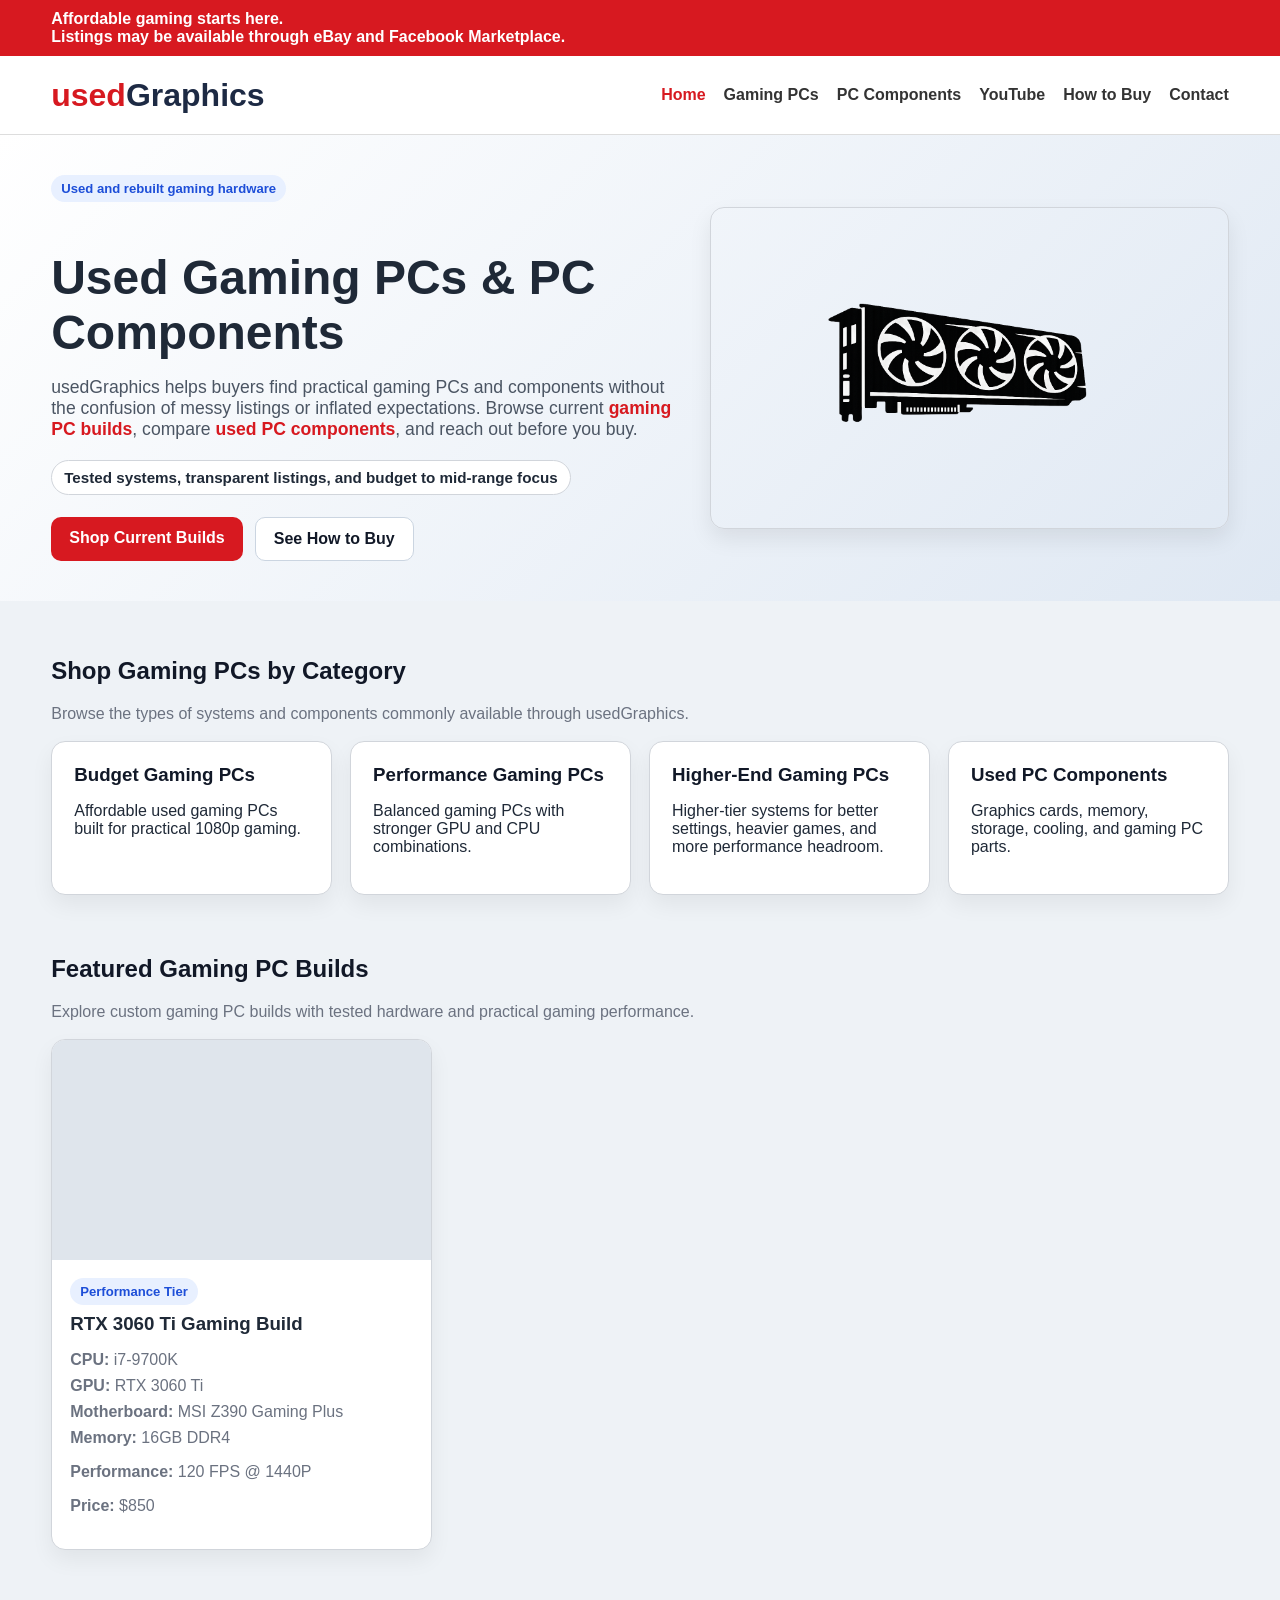
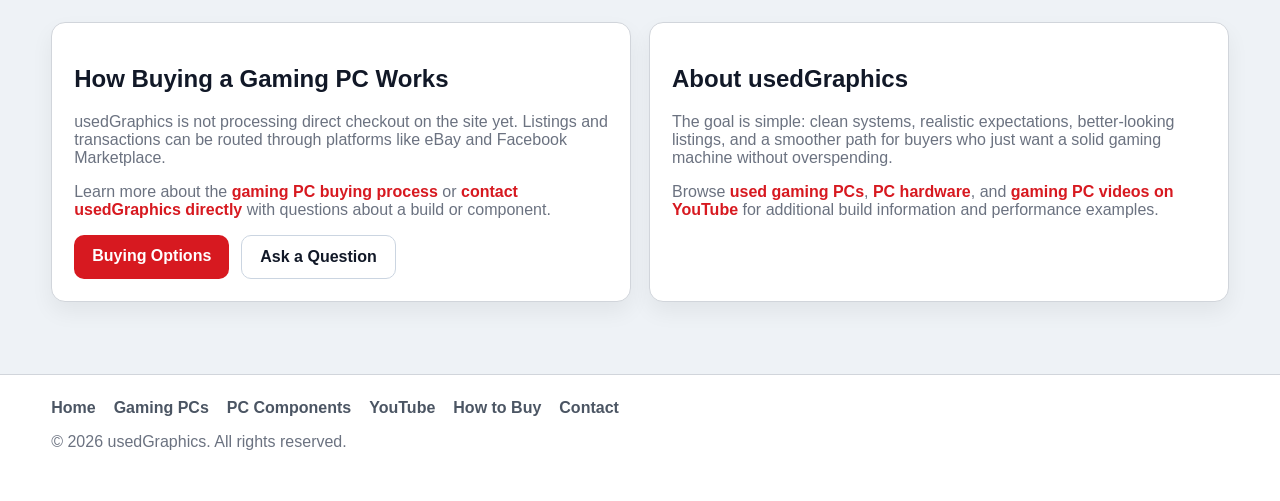
<file: index.html>
<!doctype html>
<html lang="en">
  <head>
    <meta charset="UTF-8" />

    <meta name="viewport" content="width=device-width, initial-scale=1.0" />

    <title>Used Gaming PCs & PC Components | usedGraphics</title>

    <meta
      name="description"
      content="Shop affordable used gaming PCs, custom PC builds, and tested PC components from usedGraphics. Browse budget, mid-range, and performance gaming systems with honest pricing."
    />

    <meta name="theme-color" content="#d71920" />

    <link rel="preload" href="css/style.css" as="style" />

    <link rel="stylesheet" href="css/style.css" />

    <link rel="preconnect" href="https://fonts.googleapis.com" />

    <link rel="dns-prefetch" href="https://www.youtube.com" />

    <link
      rel="icon"
      type="image/png"
      href="images/logos/usedGraphics_logo_favicon.png"
    />

    <script type="application/ld+json">
      {
        "@context": "https://schema.org",
        "@graph": [
          {
            "@type": "Organization",
            "@id": "https://usedgraphics.com/#organization",
            "name": "usedGraphics",
            "url": "https://usedgraphics.com/",
            "logo": "https://usedgraphics.com/images/logos/usedGraphics_logo.png",
            "description": "usedGraphics sells affordable used gaming PCs, custom PC builds, and tested PC components."
          },
          {
            "@type": "WebSite",
            "@id": "https://usedgraphics.com/#website",
            "name": "usedGraphics",
            "url": "https://usedgraphics.com/",
            "publisher": {
              "@id": "https://usedgraphics.com/#organization"
            }
          },
          {
            "@type": "Store",
            "@id": "https://usedgraphics.com/#store",
            "name": "usedGraphics",
            "url": "https://usedgraphics.com/",
            "description": "Affordable used gaming PCs, custom PC builds, and tested PC components.",
            "image": "https://usedgraphics.com/images/logos/usedGraphics_logo.png",
            "brand": {
              "@id": "https://usedgraphics.com/#organization"
            },
            "sameAs": ["https://www.youtube.com/@BigestKnob"]
          }
        ]
      }
    </script>
  </head>

  <body>
    <div class="topbar">
      <div class="container">
        <div>Affordable gaming starts here.</div>

        <div>
          Listings may be available through eBay and Facebook Marketplace.
        </div>
      </div>
    </div>

    <header>
      <div class="container navbar">
        <div class="logo">used<span>Graphics</span></div>

        <nav class="nav-links">
          <a href="index.html" class="active">Home</a>
          <a href="builds.html">Gaming PCs</a>
          <a href="components.html">PC Components</a>
          <a href="youtube.html">YouTube</a>
          <a href="how-to-buy.html">How to Buy</a>
          <a href="contact.html">Contact</a>
        </nav>
      </div>
    </header>

    <main>
      <section class="hero">
        <div class="container hero-wrap">
          <div class="hero-copy">
            <div class="eyebrow">Used and rebuilt gaming hardware</div>

            <h1>Used Gaming PCs & PC Components</h1>

            <p>
              usedGraphics helps buyers find practical gaming PCs and components
              without the confusion of messy listings or inflated expectations.
              Browse current <a href="builds.html">gaming PC builds</a>, compare
              <a href="components.html">used PC components</a>, and reach out
              before you buy.
            </p>

            <div class="hero-badges">
              <div class="badge">
                Tested systems, transparent listings, and budget to mid-range
                focus
              </div>
            </div>

            <div class="button-row">
              <a class="btn btn-primary" href="builds.html">
                Shop Current Builds
              </a>

              <a class="btn btn-secondary" href="how-to-buy.html">
                See How to Buy
              </a>
            </div>
          </div>

          <div class="hero-card hero-logo-card">
            <img
              src="images/logos/usedGraphics_logo.png"
              alt="usedGraphics logo for used gaming PCs and PC components"
              class="hero-logo"
              width="600"
              height="600"
              fetchpriority="high"
              decoding="async"
              loading="lazy"
              decoding="async"
            />
          </div>
        </div>
      </section>

      <section class="section">
        <div class="container">
          <div class="section-header">
            <h2>Shop Gaming PCs by Category</h2>

            <p>
              Browse the types of systems and components commonly available
              through usedGraphics.
            </p>
          </div>

          <div class="grid grid-4">
            <a
              class="category-card category-link"
              href="builds.html?tier=Budget%20Tier"
            >
              <h3>Budget Gaming PCs</h3>

              <p>
                Affordable used gaming PCs built for practical 1080p gaming.
              </p>
            </a>

            <a
              class="category-card category-link"
              href="builds.html?tier=Performance%20Tier"
            >
              <h3>Performance Gaming PCs</h3>

              <p>Balanced gaming PCs with stronger GPU and CPU combinations.</p>
            </a>

            <a
              class="category-card category-link"
              href="builds.html?tier=Higher-End%20Tier"
            >
              <h3>Higher-End Gaming PCs</h3>

              <p>
                Higher-tier systems for better settings, heavier games, and more
                performance headroom.
              </p>
            </a>

            <a class="category-card category-link" href="components.html">
              <h3>Used PC Components</h3>

              <p>
                Graphics cards, memory, storage, cooling, and gaming PC parts.
              </p>
            </a>
          </div>
        </div>
      </section>

      <section class="section featured-builds-section">
        <div class="container">
          <div class="section-header">
            <h2>Featured Gaming PC Builds</h2>

            <p>
              Explore custom gaming PC builds with tested hardware and practical
              gaming performance.
            </p>
          </div>

          <div id="home-builds-container" class="grid grid-3"></div>
        </div>
      </section>

      <section class="section">
        <div class="container grid grid-2">
          <div class="info-card">
            <h2 class="panel-title">How Buying a Gaming PC Works</h2>

            <p>
              usedGraphics is not processing direct checkout on the site yet.
              Listings and transactions can be routed through platforms like
              eBay and Facebook Marketplace.
            </p>

            <p>
              Learn more about the
              <a href="how-to-buy.html">gaming PC buying process</a>
              or <a href="contact.html">contact usedGraphics directly</a> with
              questions about a build or component.
            </p>

            <div class="button-row" style="margin-top: 16px">
              <a class="btn btn-primary" href="how-to-buy.html">
                Buying Options
              </a>

              <a class="btn btn-secondary" href="contact.html">
                Ask a Question
              </a>
            </div>
          </div>

          <div class="info-card">
            <h2 class="panel-title">About usedGraphics</h2>

            <p>
              The goal is simple: clean systems, realistic expectations,
              better-looking listings, and a smoother path for buyers who just
              want a solid gaming machine without overspending.
            </p>

            <p>
              Browse <a href="builds.html">used gaming PCs</a>,
              <a href="components.html">PC hardware</a>, and
              <a href="youtube.html">gaming PC videos on YouTube</a> for
              additional build information and performance examples.
            </p>
          </div>
        </div>
      </section>
    </main>

    <footer>
      <div class="container">
        <div class="footer-links">
          <a href="index.html">Home</a>
          <a href="builds.html">Gaming PCs</a>
          <a href="components.html">PC Components</a>
          <a href="youtube.html">YouTube</a>
          <a href="how-to-buy.html">How to Buy</a>
          <a href="contact.html">Contact</a>
        </div>

        <p>&copy; 2026 usedGraphics. All rights reserved.</p>
      </div>
    </footer>

    <script src="js/home.js" defer></script>
  </body>
</html>
</file>
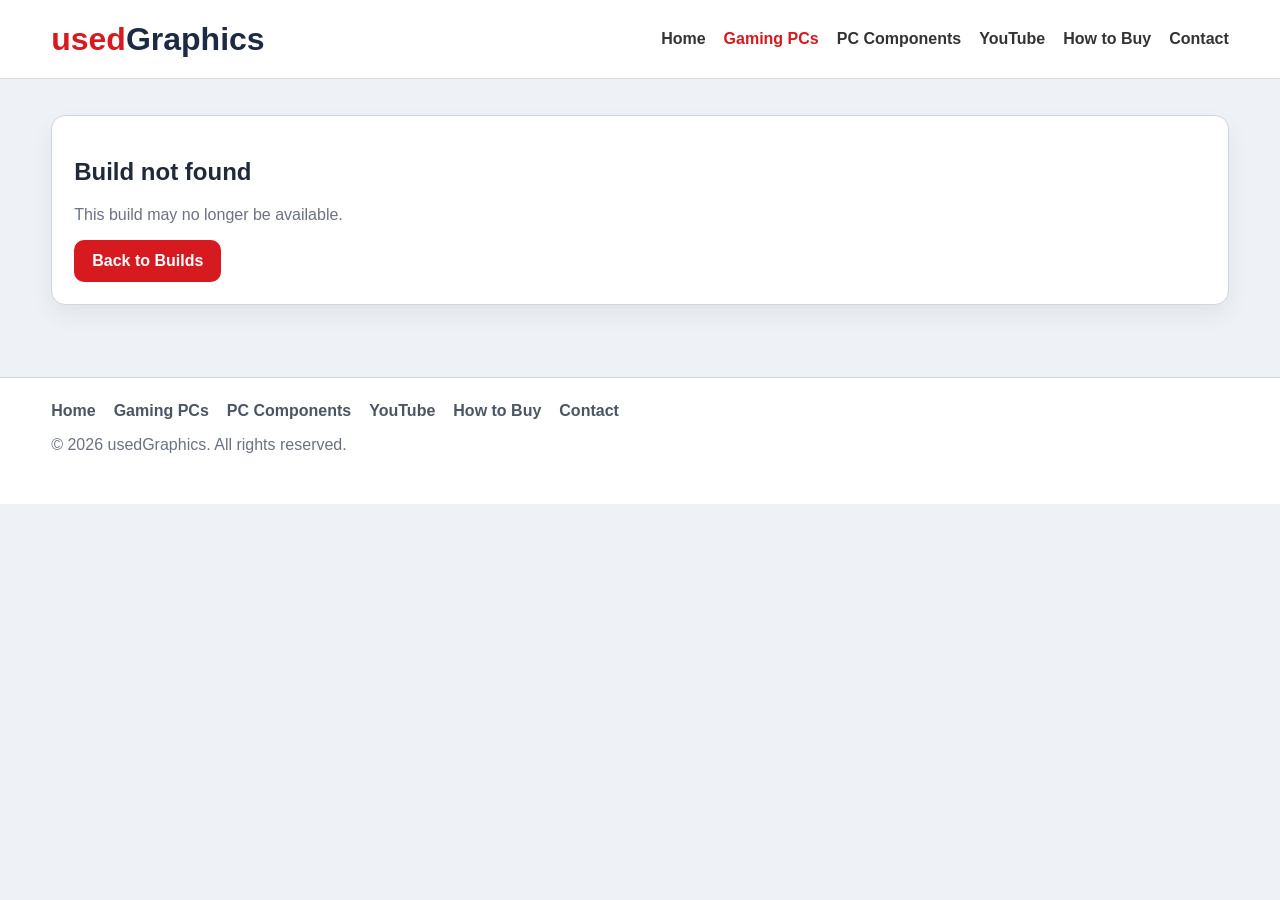
<file: build-detail.html>
<!doctype html>
<html lang="en">
  <head>
    <meta charset="UTF-8" />
    <meta name="viewport" content="width=device-width, initial-scale=1.0" />

    <title>Gaming PC Build Details | usedGraphics</title>

    <meta
      name="description"
      content="View full details for this usedGraphics gaming PC build, including specs, price, availability, photos, and gaming performance information."
    />

    <link rel="stylesheet" href="css/style.css" />
  </head>

  <body>
    <header>
      <div class="container navbar">
        <div class="logo">used<span>Graphics</span></div>
        <nav class="nav-links">
          <a href="index.html">Home</a>
          <a href="builds.html" class="active">Gaming PCs</a>
          <a href="components.html">PC Components</a>
          <a href="youtube.html">YouTube</a>
          <a href="how-to-buy.html">How to Buy</a>
          <a href="contact.html">Contact</a>
        </nav>
      </div>
    </header>

    <main>
      <section class="section">
        <div class="container">
          <div id="build-detail"></div>
        </div>
      </section>
    </main>

    <footer>
      <div class="container">
        <div class="footer-links">
          <a href="index.html">Home</a>
          <a href="builds.html">Gaming PCs</a>
          <a href="components.html">PC Components</a>
          <a href="youtube.html">YouTube</a>
          <a href="how-to-buy.html">How to Buy</a>
          <a href="contact.html">Contact</a>
        </div>

        <p>&copy; 2026 usedGraphics. All rights reserved.</p>
      </div>
    </footer>

    <script src="js/build-detail.js"></script>
  </body>
</html>
</file>
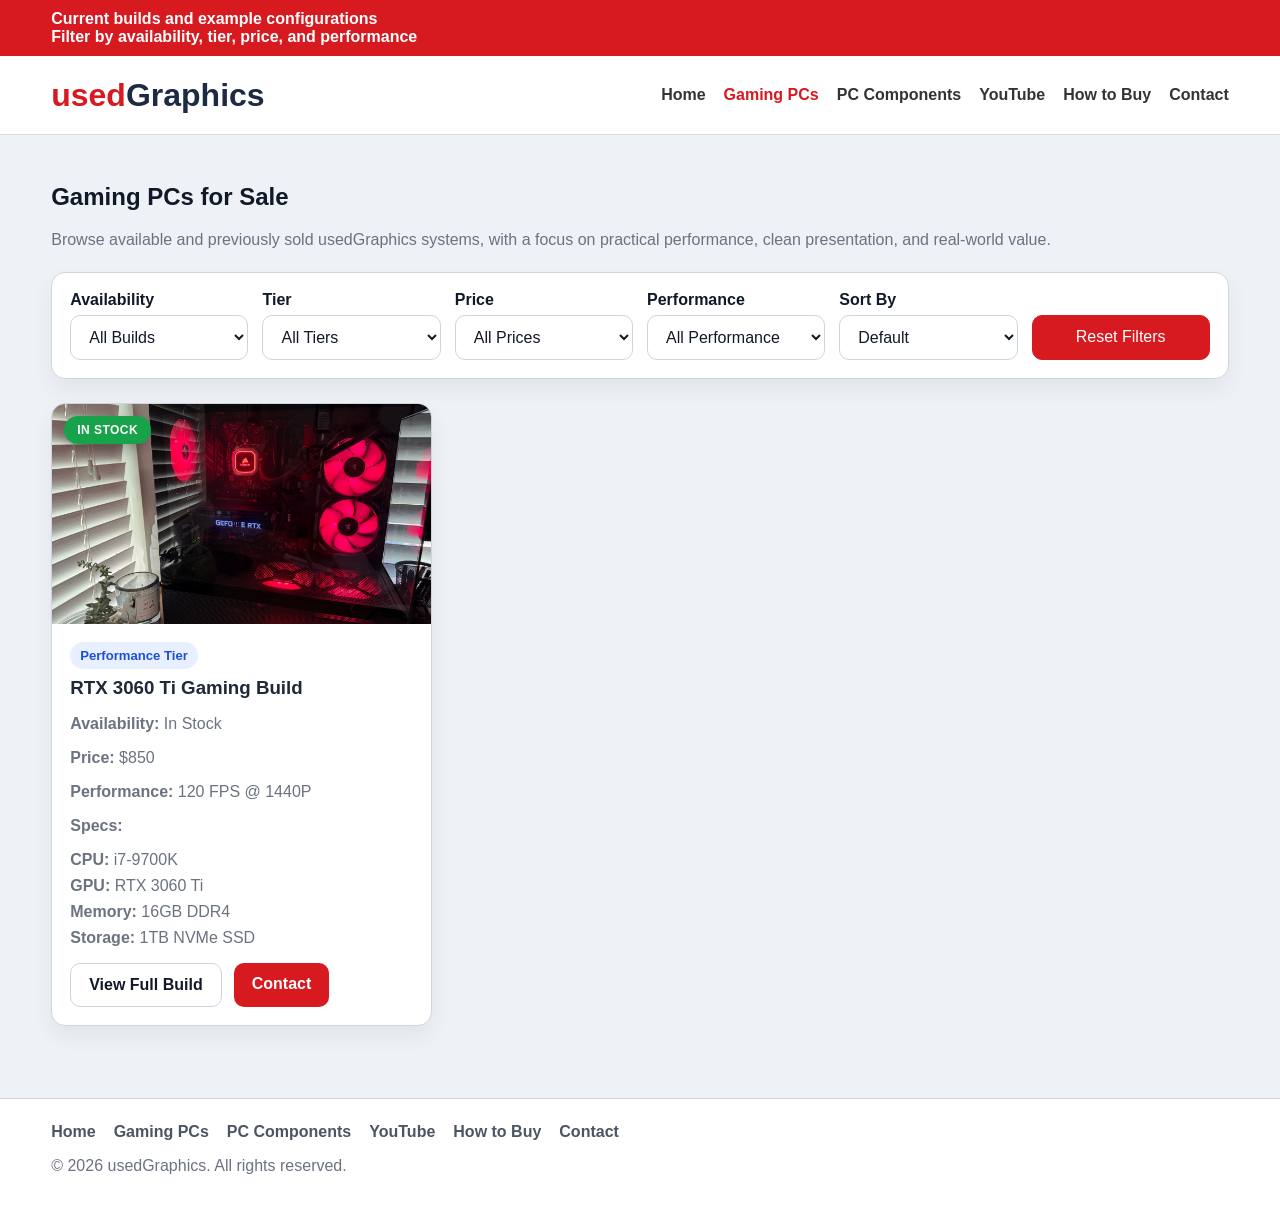
<file: builds.html>
<!doctype html>
<html lang="en">
  <head>
    <meta charset="UTF-8" />
    <meta name="viewport" content="width=device-width, initial-scale=1.0" />

    <title>Gaming PCs for Sale | Used & Custom Builds | usedGraphics</title>

    <meta
      name="description"
      content="Browse used gaming PCs for sale from usedGraphics, including budget builds, mid-range gaming systems, and performance-focused custom PCs tested for real-world gaming."
    />

    <link rel="stylesheet" href="css/style.css" />
  </head>

  <body>
    <div class="topbar">
      <div class="container">
        <div>Current builds and example configurations</div>
        <div>Filter by availability, tier, price, and performance</div>
      </div>
    </div>

    <header>
      <div class="container navbar">
        <div class="logo">used<span>Graphics</span></div>
        <nav class="nav-links">
          <a href="index.html">Home</a>
          <a href="builds.html" class="active">Gaming PCs</a>
          <a href="components.html">PC Components</a>
          <a href="youtube.html">YouTube</a>
          <a href="how-to-buy.html">How to Buy</a>
          <a href="contact.html">Contact</a>
        </nav>
      </div>
    </header>

    <main>
      <section class="page-header">
        <div class="container">
          <h1>Gaming PCs for Sale</h1>
          <p>
            Browse available and previously sold usedGraphics systems, with a
            focus on practical performance, clean presentation, and real-world
            value.
          </p>
        </div>
      </section>

      <section class="section">
        <div class="container">
          <div class="filter-panel">
            <div class="filter-group">
              <label for="availability-filter">Availability</label>
              <select id="availability-filter">
                <option value="all">All Builds</option>
                <option value="in-stock">In Stock</option>
                <option value="sold">Sold</option>
              </select>
            </div>

            <div class="filter-group">
              <label for="tier-filter">Tier</label>
              <select id="tier-filter">
                <option value="all">All Tiers</option>
                <option value="Budget Tier">Budget Tier</option>
                <option value="Performance Tier">Performance Tier</option>
                <option value="Higher-End Tier">Higher-End Tier</option>
              </select>
            </div>

            <div class="filter-group">
              <label for="price-filter">Price</label>
              <select id="price-filter">
                <option value="all">All Prices</option>
                <option value="under-500">Under $500</option>
                <option value="500-750">$500 - $750</option>
                <option value="750-1000">$750 - $1,000</option>
                <option value="over-1000">Over $1,000</option>
              </select>
            </div>

            <div class="filter-group">
              <label for="performance-filter">Performance</label>
              <select id="performance-filter">
                <option value="all">All Performance</option>
                <option value="1080p">1080p Gaming</option>
                <option value="1440p">1440p Gaming</option>
                <option value="4k">4K Gaming</option>
              </select>
            </div>

            <div class="filter-group">
              <label for="sort-filter">Sort By</label>
              <select id="sort-filter">
                <option value="default">Default</option>
                <option value="price-low">Price: Low to High</option>
                <option value="price-high">Price: High to Low</option>
                <option value="fps-high">FPS: High to Low</option>
              </select>
            </div>

            <button id="reset-filters" class="btn btn-secondary">
              Reset Filters
            </button>
          </div>

          <div id="pc-container" class="grid grid-3"></div>
        </div>
      </section>
    </main>

    <footer>
      <div class="container">
        <div class="footer-links">
          <a href="index.html">Home</a>
          <a href="builds.html">Gaming PCs</a>
          <a href="components.html">PC Components</a>
          <a href="youtube.html">YouTube</a>
          <a href="how-to-buy.html">How to Buy</a>
          <a href="contact.html">Contact</a>
        </div>

        <p>&copy; 2026 usedGraphics. All rights reserved.</p>
      </div>
    </footer>

    <script src="js/builds.js"></script>
  </body>
</html>
</file>
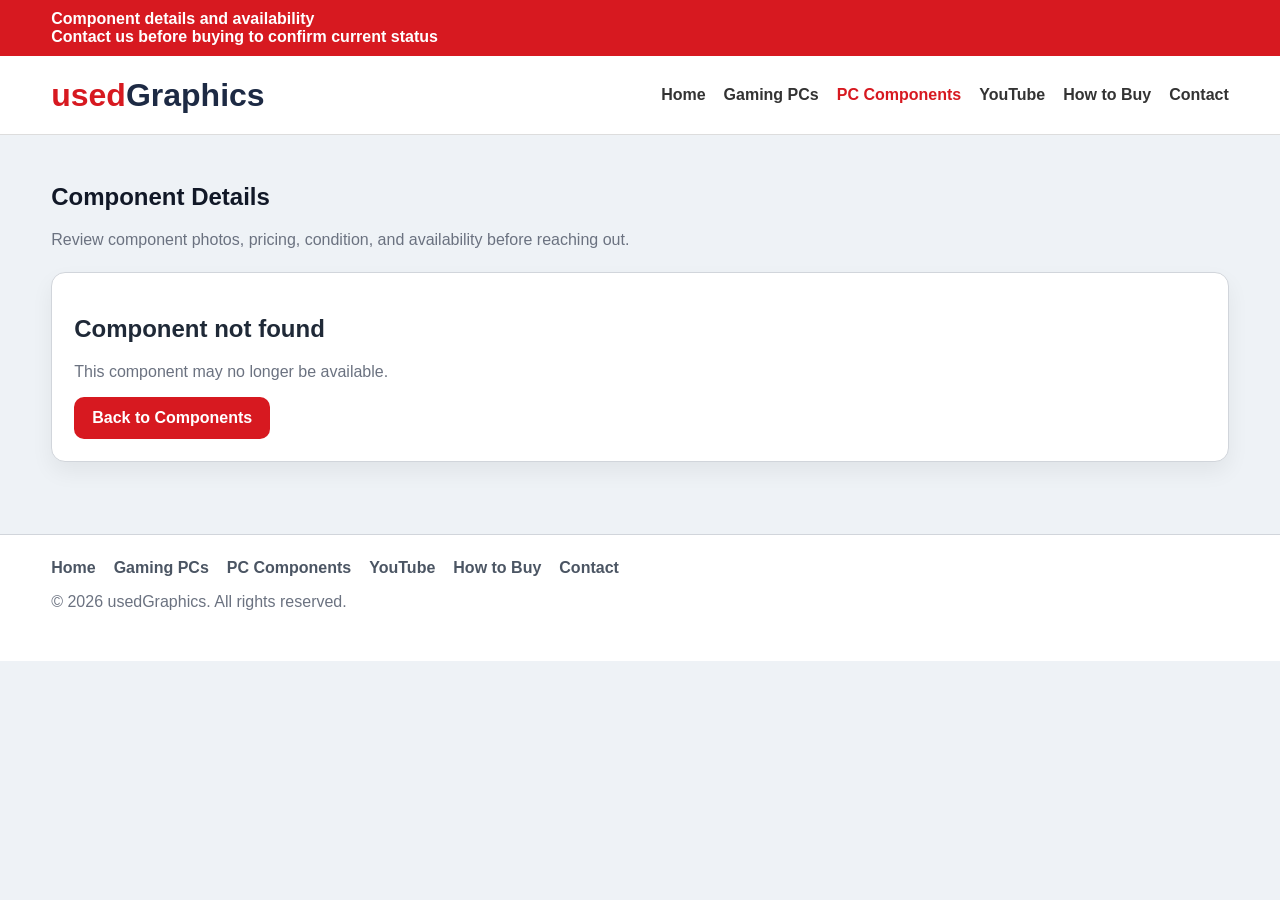
<file: component-detail.html>
<!doctype html>
<html lang="en">
  <head>
    <meta charset="UTF-8" />
    <meta name="viewport" content="width=device-width, initial-scale=1.0" />

    <title>Component Details | usedGraphics</title>

    <meta
      name="description"
      content="View full details for this usedGraphics PC component, including price, condition, availability, photos, specs, and tested hardware information."
    />

    <link rel="stylesheet" href="css/style.css" />
  </head>

  <body>
    <div class="topbar">
      <div class="container">
        <div>Component details and availability</div>
        <div>Contact us before buying to confirm current status</div>
      </div>
    </div>

    <header>
      <div class="container navbar">
        <div class="logo">used<span>Graphics</span></div>
        <nav class="nav-links">
          <a href="index.html">Home</a>
          <a href="builds.html">Gaming PCs</a>
          <a href="components.html" class="active">PC Components</a>
          <a href="youtube.html">YouTube</a>
          <a href="how-to-buy.html">How to Buy</a>
          <a href="contact.html">Contact</a>
        </nav>
      </div>
    </header>

    <main>
      <section class="page-header">
        <div class="container">
          <h1>Component Details</h1>
          <p>
            Review component photos, pricing, condition, and availability before
            reaching out.
          </p>
        </div>
      </section>

      <section class="section">
        <div class="container">
          <div id="component-detail"></div>
        </div>
      </section>
    </main>

    <footer>
      <div class="container">
        <div class="footer-links">
          <a href="index.html">Home</a>
          <a href="builds.html">Gaming PCs</a>
          <a href="components.html">PC Components</a>
          <a href="youtube.html">YouTube</a>
          <a href="how-to-buy.html">How to Buy</a>
          <a href="contact.html">Contact</a>
        </div>

        <p>&copy; 2026 usedGraphics. All rights reserved.</p>
      </div>
    </footer>
    <script src="js/component-detail.js"></script>
  </body>
</html>
</file>
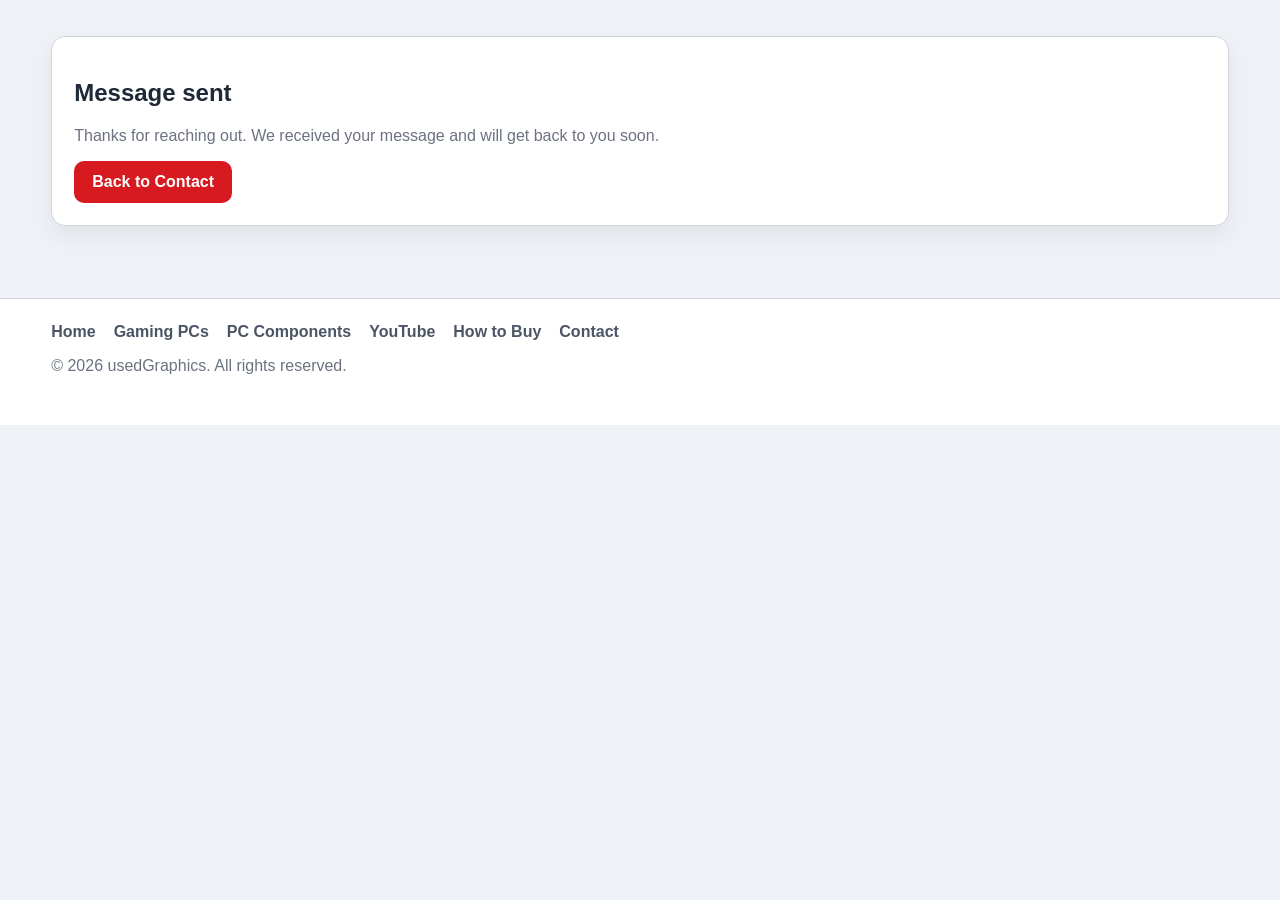
<file: contact-success.html>
<!doctype html>
<html lang="en">
  <head>
    <meta charset="UTF-8" />
    <meta name="viewport" content="width=device-width, initial-scale=1.0" />

    <title>Message Sent | usedGraphics</title>

    <meta
      name="description"
      content="Your message to usedGraphics has been sent successfully. Return to the contact page or continue browsing used gaming PCs and PC components."
    />

    <link rel="stylesheet" href="css/style.css" />
  </head>
  <body>
    <main>
      <section class="section">
        <div class="container">
          <div class="info-card">
            <h1>Message sent</h1>
            <p>
              Thanks for reaching out. We received your message and will get
              back to you soon.
            </p>
            <a class="btn btn-primary" href="contact.html">Back to Contact</a>
          </div>
        </div>
      </section>
    </main>
    <footer>
      <div class="container">
        <div class="footer-links">
          <a href="index.html">Home</a>
          <a href="builds.html">Gaming PCs</a>
          <a href="components.html">PC Components</a>
          <a href="youtube.html">YouTube</a>
          <a href="how-to-buy.html">How to Buy</a>
          <a href="contact.html">Contact</a>
        </div>

        <p>&copy; 2026 usedGraphics. All rights reserved.</p>
      </div>
    </footer>
  </body>
</html>
</file>
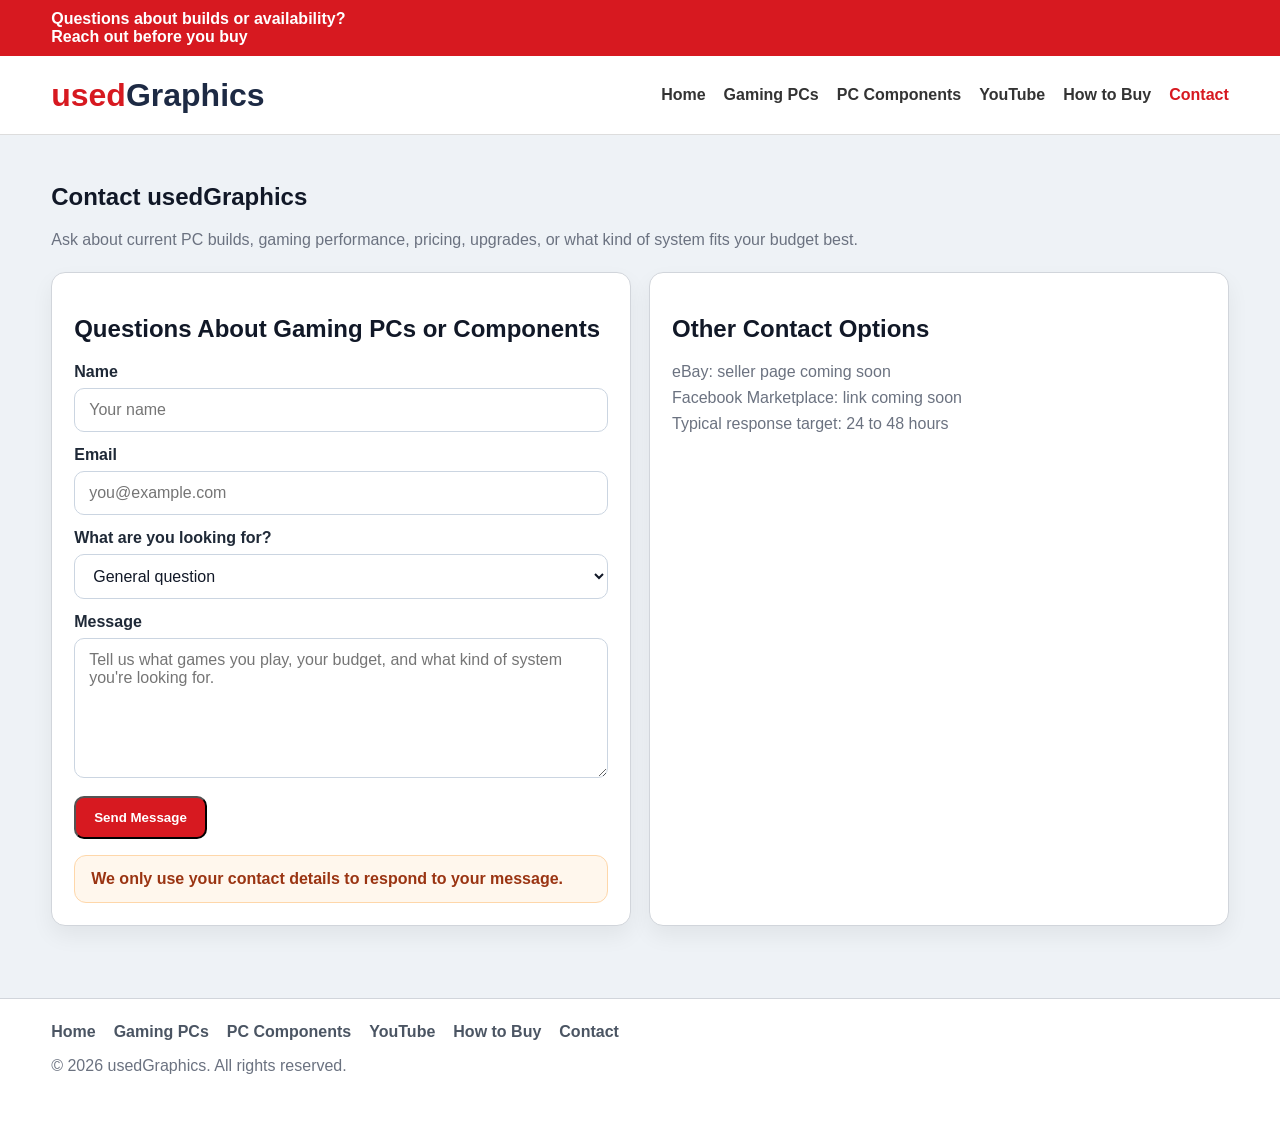
<file: contact.html>
<!doctype html>
<html lang="en">
  <head>
    <meta charset="UTF-8" />
    <meta name="viewport" content="width=device-width, initial-scale=1.0" />

    <title>Contact usedGraphics | Gaming PC Sales & Support</title>

    <meta
      name="description"
      content="Contact usedGraphics about used gaming PCs, custom PC builds, PC components, availability, pricing, upgrades, and budget gaming recommendations."
    />

    <link rel="stylesheet" href="css/style.css" />
  </head>

  <body>
    <div class="topbar">
      <div class="container">
        <div>Questions about builds or availability?</div>
        <div>Reach out before you buy</div>
      </div>
    </div>

    <header>
      <div class="container navbar">
        <div class="logo">used<span>Graphics</span></div>
        <nav class="nav-links">
          <a href="index.html">Home</a>
          <a href="builds.html">Gaming PCs</a>
          <a href="components.html">PC Components</a>
          <a href="youtube.html">YouTube</a>
          <a href="how-to-buy.html">How to Buy</a>
          <a href="contact.html" class="active">Contact</a>
        </nav>
      </div>
    </header>

    <main>
      <section class="page-header">
        <div class="container">
          <h1>Contact usedGraphics</h1>
          <p>
            Ask about current PC builds, gaming performance, pricing, upgrades,
            or what kind of system fits your budget best.
          </p>
        </div>
      </section>

      <section class="section">
        <div class="container grid grid-2">
          <div class="info-card">
            <h2 class="panel-title">
              Questions About Gaming PCs or Components
            </h2>

            <form
              class="form-grid"
              action="https://formspree.io/f/xaqavngy"
              method="POST"
            >
              <!-- Honeypot field for spam bots. Real users should not see or fill this out. -->
              <div style="display: none">
                <label for="website">Website</label>
                <input
                  id="website"
                  name="_gotcha"
                  type="text"
                  autocomplete="off"
                  tabindex="-1"
                />
              </div>

              <input
                type="hidden"
                name="_subject"
                value="New usedGraphics Contact Form Submission"
              />

              <input
                type="hidden"
                name="_next"
                value="https://usedgraphics.com/contact-success.html"
              />

              <div>
                <label for="name">Name</label>
                <input
                  id="name"
                  name="name"
                  type="text"
                  placeholder="Your name"
                  maxlength="100"
                  autocomplete="name"
                  required
                />
              </div>

              <div>
                <label for="email">Email</label>
                <input
                  id="email"
                  name="email"
                  type="email"
                  placeholder="you@example.com"
                  maxlength="255"
                  autocomplete="email"
                  required
                />
              </div>

              <div>
                <label for="interest">What are you looking for?</label>
                <select id="interest" name="interest" required>
                  <option value="General question">General question</option>
                  <option value="Build availability">Build availability</option>
                  <option value="Budget recommendation">
                    Budget recommendation
                  </option>
                  <option value="Upgrade question">Upgrade question</option>
                  <option value="Customer service">Customer service</option>
                </select>
              </div>

              <div>
                <label for="message">Message</label>
                <textarea
                  id="message"
                  name="message"
                  placeholder="Tell us what games you play, your budget, and what kind of system you're looking for."
                  maxlength="5000"
                  required
                ></textarea>
              </div>

              <div class="button-row">
                <button class="btn btn-primary" type="submit">
                  Send Message
                </button>
              </div>
            </form>

            <div class="notice">
              We only use your contact details to respond to your message.
            </div>
          </div>

          <div class="info-card">
            <h2 class="panel-title">Other Contact Options</h2>
            <ul class="feature-list">
              <li>eBay: seller page coming soon</li>
              <li>Facebook Marketplace: link coming soon</li>
              <li>Typical response target: 24 to 48 hours</li>
            </ul>
          </div>
        </div>
      </section>
    </main>

    <footer>
      <div class="container">
        <div class="footer-links">
          <a href="index.html">Home</a>
          <a href="builds.html">Gaming PCs</a>
          <a href="components.html">PC Components</a>
          <a href="youtube.html">YouTube</a>
          <a href="how-to-buy.html">How to Buy</a>
          <a href="contact.html">Contact</a>
        </div>

        <p>&copy; 2026 usedGraphics. All rights reserved.</p>
      </div>
    </footer>
  </body>
</html>
</file>
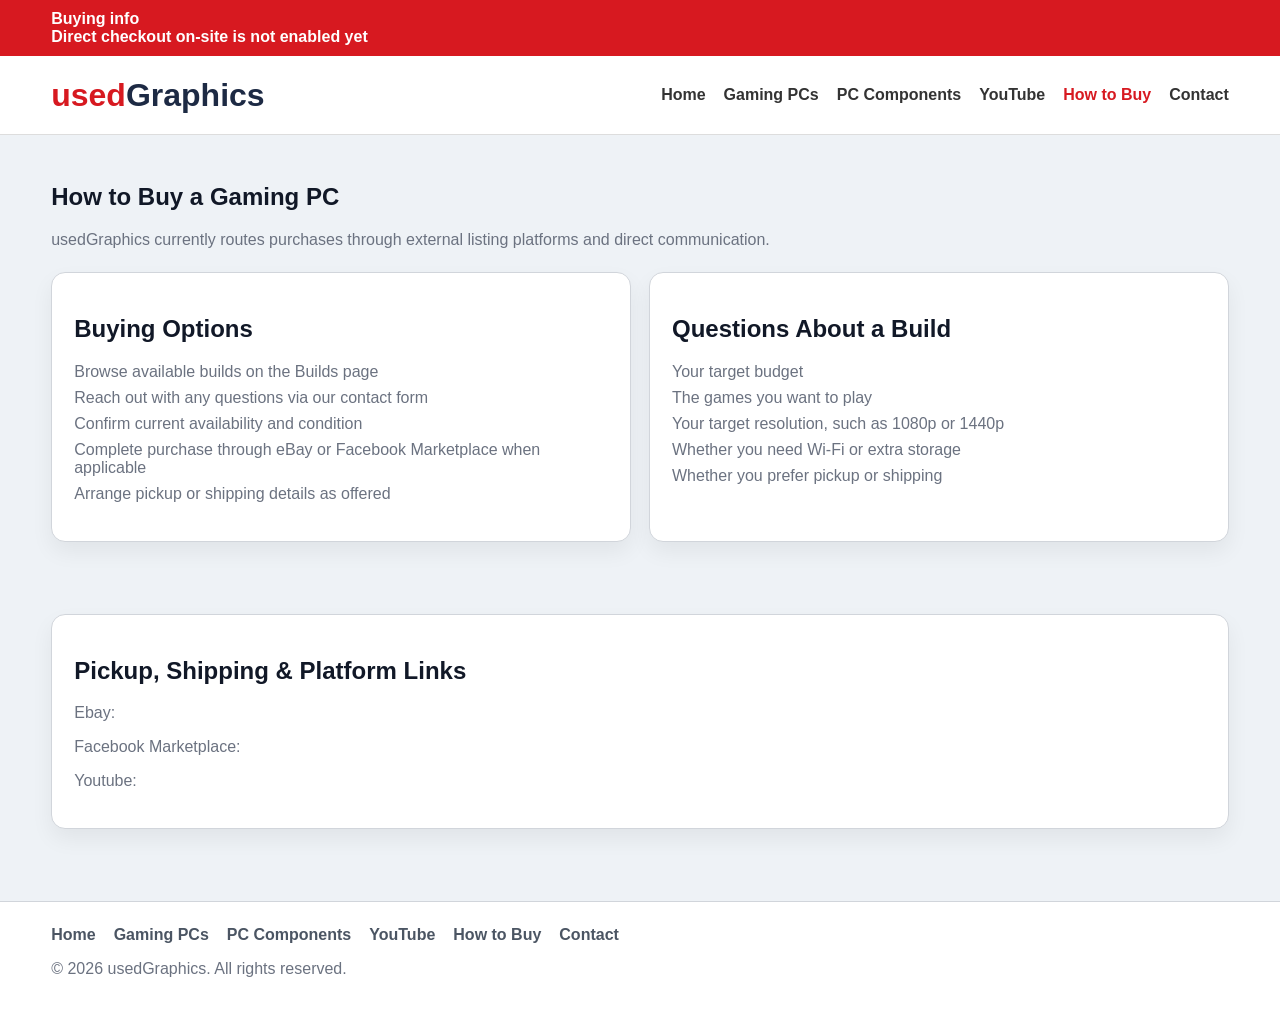
<file: how-to-buy.html>
<!doctype html>
<html lang="en">
  <head>
    <meta charset="UTF-8" />
    <meta name="viewport" content="width=device-width, initial-scale=1.0" />

    <title>How to Buy a Gaming PC | usedGraphics</title>

    <meta
      name="description"
      content="Learn how to buy a used gaming PC or PC component from usedGraphics through direct inquiry, eBay, Facebook Marketplace, pickup, or shipping when available."
    />

    <link rel="stylesheet" href="css/style.css" />
  </head>
  <body>
    <div class="topbar">
      <div class="container">
        <div>Buying info</div>
        <div>Direct checkout on-site is not enabled yet</div>
      </div>
    </div>

    <header>
      <div class="container navbar">
        <div class="logo">used<span>Graphics</span></div>
        <nav class="nav-links">
          <a href="index.html">Home</a>
          <a href="builds.html">Gaming PCs</a>
          <a href="components.html">PC Components</a>
          <a href="youtube.html">YouTube</a>
          <a href="how-to-buy.html" class="active">How to Buy</a>
          <a href="contact.html">Contact</a>
        </nav>
      </div>
    </header>

    <main>
      <section class="page-header">
        <div class="container">
          <h1>How to Buy a Gaming PC</h1>
          <p>
            usedGraphics currently routes purchases through external listing
            platforms and direct communication.
          </p>
        </div>
      </section>

      <section class="section">
        <div class="container grid grid-2">
          <div class="info-card">
            <h2 class="panel-title">Buying Options</h2>
            <ul class="feature-list">
              <li>Browse available builds on the Builds page</li>
              <li>Reach out with any questions via our contact form</li>
              <li>Confirm current availability and condition</li>
              <li>
                Complete purchase through eBay or Facebook Marketplace when
                applicable
              </li>
              <li>Arrange pickup or shipping details as offered</li>
            </ul>
          </div>

          <div class="info-card">
            <h2 class="panel-title">Questions About a Build</h2>
            <ul class="feature-list">
              <li>Your target budget</li>
              <li>The games you want to play</li>
              <li>Your target resolution, such as 1080p or 1440p</li>
              <li>Whether you need Wi-Fi or extra storage</li>
              <li>Whether you prefer pickup or shipping</li>
            </ul>
          </div>
        </div>
      </section>

      <section class="section">
        <div class="container info-card">
          <h2 class="panel-title">Pickup, Shipping & Platform Links</h2>
          <p>Ebay:</p>
          <p>Facebook Marketplace:</p>
          <p>Youtube:</p>
        </div>
      </section>
    </main>

    <footer>
      <div class="container">
        <div class="footer-links">
          <a href="index.html">Home</a>
          <a href="builds.html">Gaming PCs</a>
          <a href="components.html">PC Components</a>
          <a href="youtube.html">YouTube</a>
          <a href="how-to-buy.html">How to Buy</a>
          <a href="contact.html">Contact</a>
        </div>

        <p>&copy; 2026 usedGraphics. All rights reserved.</p>
      </div>
    </footer>
  </body>
</html>
</file>
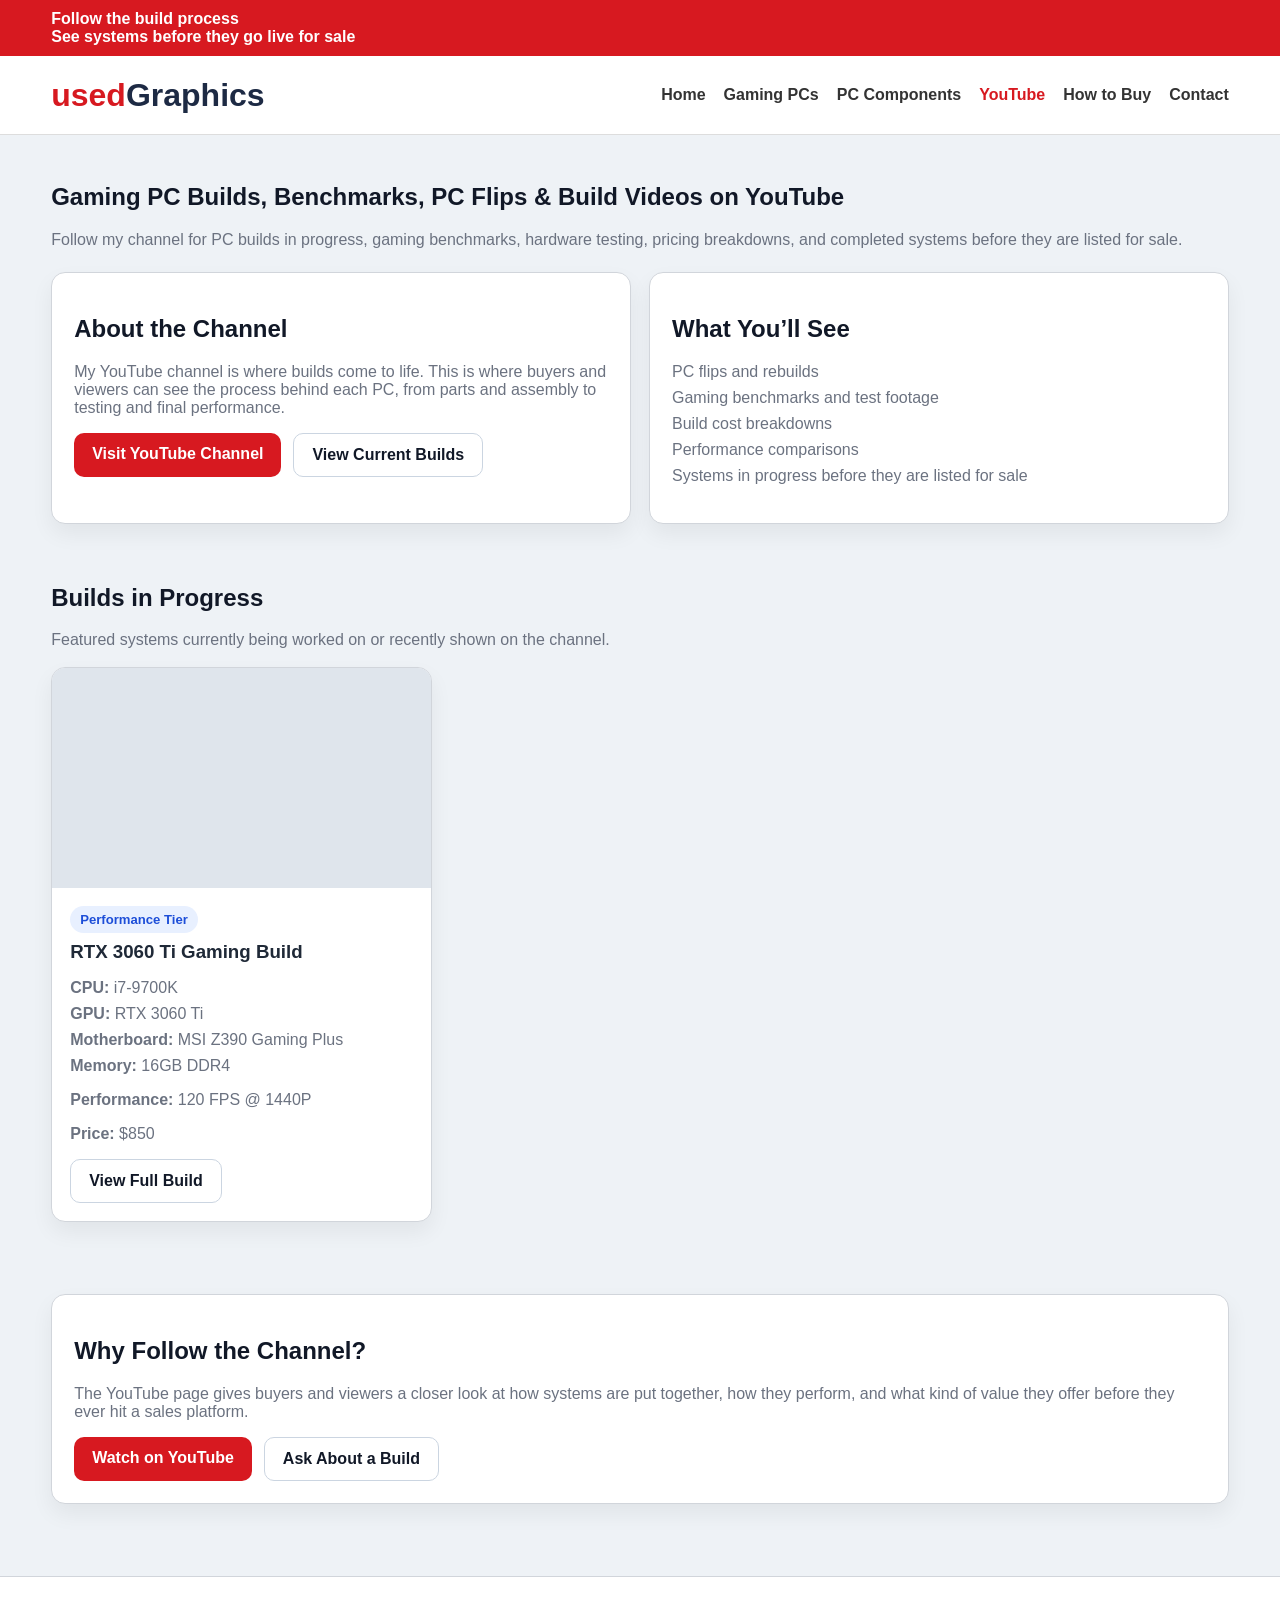
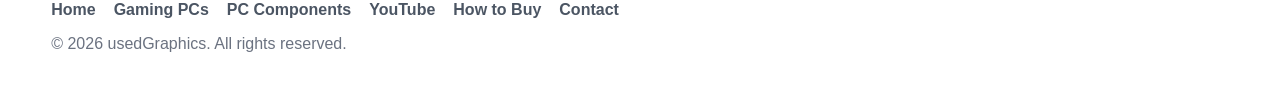
<file: youtube.html>
<!doctype html>
<html lang="en">
  <head>
    <meta charset="UTF-8" />
    <meta name="viewport" content="width=device-width, initial-scale=1.0" />

    <title>Gaming PC Builds on YouTube | usedGraphics</title>

    <meta
      name="description"
      content="Watch usedGraphics gaming PC builds, PC flips, benchmarks, testing footage, pricing breakdowns, and completed systems before they are listed for sale."
    />

    <link rel="stylesheet" href="css/style.css" />
  </head>
  <body>
    <div class="topbar">
      <div class="container">
        <div>Follow the build process</div>
        <div>See systems before they go live for sale</div>
      </div>
    </div>

    <header>
      <div class="container navbar">
        <div class="logo">used<span>Graphics</span></div>
        <nav class="nav-links">
          <a href="index.html">Home</a>
          <a href="builds.html">Gaming PCs</a>
          <a href="components.html">PC Components</a>
          <a href="youtube.html" class="active">YouTube</a>
          <a href="how-to-buy.html">How to Buy</a>
          <a href="contact.html">Contact</a>
        </nav>
      </div>
    </header>

    <main>
      <section class="page-header">
        <div class="container">
          <h1>
            Gaming PC Builds, Benchmarks, PC Flips & Build Videos on YouTube
          </h1>

          <p>
            Follow my channel for PC builds in progress, gaming benchmarks,
            hardware testing, pricing breakdowns, and completed systems before
            they are listed for sale.
          </p>
        </div>
      </section>

      <section class="section">
        <div class="container grid grid-2">
          <div class="info-card">
            <h2 class="panel-title">About the Channel</h2>
            <p>
              My YouTube channel is where builds come to life. This is where
              buyers and viewers can see the process behind each PC, from parts
              and assembly to testing and final performance.
            </p>
            <div class="button-row" style="margin-top: 16px">
              <a
                class="btn btn-primary"
                href="https://www.youtube.com/@BigestKnob"
                >Visit YouTube Channel</a
              >
              <a class="btn btn-secondary" href="builds.html"
                >View Current Builds</a
              >
            </div>
          </div>

          <div class="info-card">
            <h2 class="panel-title">What You’ll See</h2>
            <ul class="feature-list">
              <li>PC flips and rebuilds</li>
              <li>Gaming benchmarks and test footage</li>
              <li>Build cost breakdowns</li>
              <li>Performance comparisons</li>
              <li>Systems in progress before they are listed for sale</li>
            </ul>
          </div>
        </div>
      </section>

      <section class="section featured-builds-section">
        <div class="container">
          <div class="section-header">
            <h2>Builds in Progress</h2>
            <p>
              Featured systems currently being worked on or recently shown on
              the channel.
            </p>
          </div>

          <div id="youtube-builds-container" class="grid grid-3"></div>
        </div>
      </section>

      <section class="section">
        <div class="container info-card">
          <h2 class="panel-title">Why Follow the Channel?</h2>
          <p>
            The YouTube page gives buyers and viewers a closer look at how
            systems are put together, how they perform, and what kind of value
            they offer before they ever hit a sales platform.
          </p>
          <div class="button-row" style="margin-top: 16px">
            <a
              class="btn btn-primary"
              href="https://www.youtube.com/@BigestKnob"
              >Watch on YouTube</a
            >
            <a class="btn btn-secondary" href="contact.html"
              >Ask About a Build</a
            >
          </div>
        </div>
      </section>
    </main>

    <footer>
      <div class="container">
        <div class="footer-links">
          <a href="index.html">Home</a>
          <a href="builds.html">Gaming PCs</a>
          <a href="components.html">PC Components</a>
          <a href="youtube.html">YouTube</a>
          <a href="how-to-buy.html">How to Buy</a>
          <a href="contact.html">Contact</a>
        </div>

        <p>&copy; 2026 usedGraphics. All rights reserved.</p>
      </div>
    </footer>
    <script src="js/youtube.js"></script>
  </body>
</html>
</file>
<file: css/style.css>
body {
  margin: 0;
  font-family: Arial, Helvetica, sans-serif;
  background: #eef2f6;
  color: #1f2937;
}

* {
  box-sizing: border-box;
}

img {
  max-width: 100%;
  display: block;
}

a {
  text-decoration: none;
}

.container {
  width: 92%;
  max-width: 1240px;
  margin: 0 auto;
}

/* Top bar */
.topbar {
  background: #d71920;
  color: white;
  padding: 10px 0;
  font-weight: bold;
}

/* Header */
header {
  background: white;
  border-bottom: 1px solid #ddd;
}

.navbar {
  display: flex;
  justify-content: space-between;
  align-items: center;
  min-height: 78px;
  gap: 20px;
}

.logo {
  font-size: 2rem;
  font-weight: bold;
  color: #d71920;
}

.logo span {
  color: #1d2a44;
}

.nav-links {
  display: flex;
  gap: 18px;
  flex-wrap: wrap;
}

.nav-links a {
  font-weight: bold;
  color: #333;
}

.nav-links a:hover,
.nav-links a.active {
  color: #d71920;
}

/* Hero */
.hero {
  background: linear-gradient(135deg, #ffffff, #dfe8f3);
  padding: 40px 0;
}

.hero-wrap {
  display: grid;
  grid-template-columns: 1.1fr 0.9fr;
  gap: 24px;
  align-items: center;
}

.hero-copy h1 {
  font-size: 3rem;
  margin-bottom: 12px;
}

.hero-copy p {
  font-size: 1.1rem;
  color: #4b5563;
  margin-bottom: 20px;
}

.hero-badges {
  display: flex;
  gap: 10px;
  flex-wrap: wrap;
  margin: 18px 0 22px;
}

.badge {
  background: white;
  border: 1px solid #d1d5db;
  border-radius: 999px;
  padding: 8px 12px;
  font-size: 0.95rem;
  font-weight: bold;
}

.hero-card {
  background: white;
  border: 1px solid #d1d5db;
  border-radius: 14px;
  overflow: hidden;
  box-shadow: 0 10px 22px rgba(0, 0, 0, 0.08);
}

.hero-card img {
  width: 100%;
  height: 320px;
  object-fit: cover;
}

.button-row {
  display: flex;
  gap: 12px;
  flex-wrap: wrap;
}

.btn {
  display: inline-block;
  padding: 12px 18px;
  border-radius: 10px;
  font-weight: 800;
}

.btn-primary {
  background: #d71920;
  color: white;
}

.btn-secondary {
  background: white;
  color: #111827;
  border: 1px solid #cbd5e1;
}

/* Sections */
.section {
  padding: 36px 0;
}

.section-header {
  margin-bottom: 18px;
}

.section-header h2,
.page-header h1,
.panel-title {
  color: #111827;
}

.section-header p,
.page-header p,
.card p,
.info-card p,
.feature-list li {
  color: #6b7280;
}

.featured-builds-section {
  padding-top: 4px;
}

.grid {
  display: grid;
  gap: 18px;
}

.grid-4 {
  grid-template-columns: repeat(4, 1fr);
}

.grid-3 {
  grid-template-columns: repeat(3, 1fr);
}

.grid-2 {
  grid-template-columns: repeat(2, 1fr);
}

.category-card,
.card,
.info-card {
  background: white;
  border: 1px solid #d1d5db;
  border-radius: 14px;
  box-shadow: 0 10px 22px rgba(0, 0, 0, 0.06);
}

.category-card,
.info-card {
  padding: 22px;
}

.category-link {
  color: inherit;
  display: block;
  transition: 0.15s ease;
}

.category-link:hover {
  transform: translateY(-2px);
  border-color: #d71920;
}

.category-link h3 {
  color: #111827;
}

.category-link:hover h3 {
  color: #d71920;
}

.card {
  overflow: hidden;
}

.card-body {
  padding: 18px;
}

.category-card h3,
.card h3 {
  margin-top: 0;
  margin-bottom: 10px;
}

.eyebrow {
  display: inline-block;
  margin-bottom: 8px;
  padding: 6px 10px;
  border-radius: 999px;
  background: #e8f0ff;
  color: #1d4ed8;
  font-size: 0.82rem;
  font-weight: 800;
}

/* Build/component images and availability badges */
.build-image-wrap,
.component-image-wrap {
  position: relative;
  display: block;
  overflow: hidden;
  border-radius: 12px 12px 0 0;
}

.build-image,
.component-image {
  width: 100%;
  height: 220px;
  object-fit: cover;
  background: #dfe5ec;
}

.status-badge {
  position: absolute;
  top: 12px;
  left: 12px;
  padding: 7px 13px;
  border-radius: 999px;
  font-size: 0.75rem;
  font-weight: 800;
  text-transform: uppercase;
  color: #fff;
  z-index: 2;
  letter-spacing: 0.04em;
  box-shadow: 0 6px 14px rgba(0, 0, 0, 0.25);
}

.status-in-stock {
  background: #16a34a;
}

.status-sold {
  background: #dc2626;
}

.build-card.sold .build-image,
.component-card.sold .component-image,
.component-card.sold .build-image {
  filter: grayscale(45%);
}

.build-card.sold,
.component-card.sold {
  opacity: 0.78;
}

.build-card.sold:hover,
.component-card.sold:hover {
  opacity: 1;
}

.detail-status {
  display: inline-block;
  margin: 8px 0 16px;
  padding: 7px 14px;
  border-radius: 999px;
  color: white;
  font-weight: 800;
  text-transform: uppercase;
  letter-spacing: 0.04em;
}

.feature-list {
  list-style: none;
  padding-left: 0;
}

.feature-list li {
  margin-bottom: 8px;
}

.price-tag {
  display: inline-block;
  margin-top: 14px;
  background: #fff1f2;
  color: #d71920;
  border: 1px solid #fecdd3;
  border-radius: 999px;
  padding: 8px 12px;
  font-weight: 800;
}

.contact-build-row,
.contact-component-row {
  display: flex;
  align-items: center;
  gap: 10px;
  margin-top: 12px;
  flex-wrap: wrap;
}

.notice {
  margin-top: 16px;
  background: #fff7ed;
  border: 1px solid #fed7aa;
  color: #9a3412;
  border-radius: 12px;
  padding: 14px 16px;
  font-weight: 700;
}

.form-grid {
  display: grid;
  gap: 14px;
}

label {
  display: block;
  margin-bottom: 7px;
  font-weight: 700;
}

input,
select,
textarea {
  width: 100%;
  padding: 12px 14px;
  border: 1px solid #cbd5e1;
  border-radius: 10px;
  background: white;
  color: #111827;
  font: inherit;
}

textarea {
  min-height: 140px;
}

.page-header {
  padding: 28px 0 6px;
}

/* Reduces the gap between the page title area and the filters/content below it */
.page-header + .section {
  padding-top: 1px;
}

/* Filters */
.filter-panel {
  background: white;
  border: 1px solid #d1d5db;
  border-radius: 14px;
  padding: 18px;
  margin-bottom: 24px;
  box-shadow: 0 10px 22px rgba(0, 0, 0, 0.06);
  display: grid;
  grid-template-columns: repeat(auto-fit, minmax(160px, 1fr));
  gap: 14px;
  align-items: end;
}

.filter-panel .btn {
  width: 100%;
  text-align: center;
  cursor: pointer;
}
.filter-panel button.btn,
.filter-panel .btn {
  display: inline-flex;
  align-items: center;
  justify-content: center;
  min-height: 45px;
  width: 100%;
  padding: 12px 18px;
  border-radius: 10px;
  font-weight: 800;
  cursor: pointer;
  font: inherit;
}

.filter-panel .btn-secondary {
  background: #d71920;
  color: #ffffff;
  border: 1px solid #d71920;
}

.filter-panel .btn-secondary:hover {
  background: #b9151b;
  color: #ffffff;
  border-color: #b9151b;
}
.filter-group label {
  display: block;
  font-weight: 800;
  margin-bottom: 6px;
  color: #111827;
}

.filter-group select {
  width: 100%;
}

/* Detail pages */
.detail-card,
.build-detail-card,
.component-detail-card {
  background: white;
  border: 1px solid #d1d5db;
  border-radius: 14px;
  padding: 22px;
  box-shadow: 0 10px 22px rgba(0, 0, 0, 0.06);
}

.detail-card h1,
.build-detail-card h1,
.component-detail-card h1 {
  margin-top: 0;
  color: #111827;
}

.detail-card h2,
.build-detail-card h2,
.component-detail-card h2 {
  color: #111827;
  margin-top: 24px;
}

.detail-card p,
.build-detail-card p,
.component-detail-card p {
  color: #6b7280;
}

.detail-meta-grid {
  display: grid;
  grid-template-columns: repeat(2, minmax(180px, 1fr));
  gap: 10px 18px;
  margin: 16px 0;
}

.detail-meta-grid p {
  margin: 0;
}

/* Build/component detail image gallery */
.build-detail-main-image,
.component-detail-main-image {
  width: 100%;
  height: 520px;
  object-fit: contain;
  object-position: center;
  margin-bottom: 14px;
  border-radius: 12px;
  background: #111827;
}

.build-detail-main-image.portrait,
.component-detail-main-image.portrait {
  object-fit: contain;
  background: #111827;
}

.build-thumbnails,
.component-thumbnails {
  display: flex;
  gap: 10px;
  flex-wrap: wrap;
  margin-bottom: 20px;
}

.thumbnail-button,
.component-thumbnail-button {
  border: 2px solid transparent;
  padding: 0;
  border-radius: 10px;
  overflow: hidden;
  cursor: pointer;
  background: #111827;
}

.thumbnail-button img,
.component-thumbnail-button img {
  width: 90px;
  height: 70px;
  object-fit: cover;
}

.thumbnail-button.active,
.component-thumbnail-button.active {
  border-color: #d71920;
}

.card a {
  color: inherit;
}

.card h3 a:hover {
  color: #d71920;
}

.card:hover {
  transform: translateY(-2px);
  transition: 0.15s ease;
}

footer {
  background: white;
  border-top: 1px solid #d1d5db;
  margin-top: 36px;
}

footer .container {
  padding: 24px 0 34px;
  color: #6b7280;
}

@media (max-width: 1000px) {
  .filter-panel {
    grid-template-columns: repeat(2, 1fr);
  }
}

@media (max-width: 900px) {
  .hero-wrap,
  .grid-4,
  .grid-3,
  .grid-2,
  .detail-meta-grid {
    grid-template-columns: 1fr;
  }

  .hero-card img {
    height: 260px;
  }
}

@media (max-width: 640px) {
  .filter-panel {
    grid-template-columns: 1fr;
  }

  .build-detail-main-image,
  .component-detail-main-image {
    height: 340px;
  }

  .thumbnail-button img,
  .component-thumbnail-button img {
    width: 76px;
    height: 60px;
  }
}

.hero-card img {
  width: 100%;
  height: 320px;
  object-fit: cover;
}

.hero-logo-card {
  display: flex;
  align-items: center;
  justify-content: center;
  background: transparent;
}

.hero-logo {
  max-width: 100%;
  max-height: 320px;
  object-fit: contain;
  padding: 20px;
}
.footer-links {
  display: flex;
  flex-wrap: wrap;
  gap: 18px;
  margin-bottom: 14px;
}

.footer-links a {
  color: #4b5563;
  font-weight: 700;
}

.footer-links a:hover {
  color: #d71920;
}

html {
  scroll-behavior: smooth;
}

.build-image,
.component-image,
.hero-logo {
  content-visibility: auto;
}
.info-card p a,
.hero-copy p a {
  color: #d71920;
  font-weight: 700;
  text-decoration: none;
}

.info-card p a:hover,
.hero-copy p a:hover {
  text-decoration: underline;
}

.info-card p a:visited,
.hero-copy p a:visited {
  color: #d71920;
}
.btn,
button.btn,
input.btn,
form .btn {
  color: white !important;
  text-decoration: none !important;
}

.btn-secondary {
  color: #111827 !important;
}
</file>
